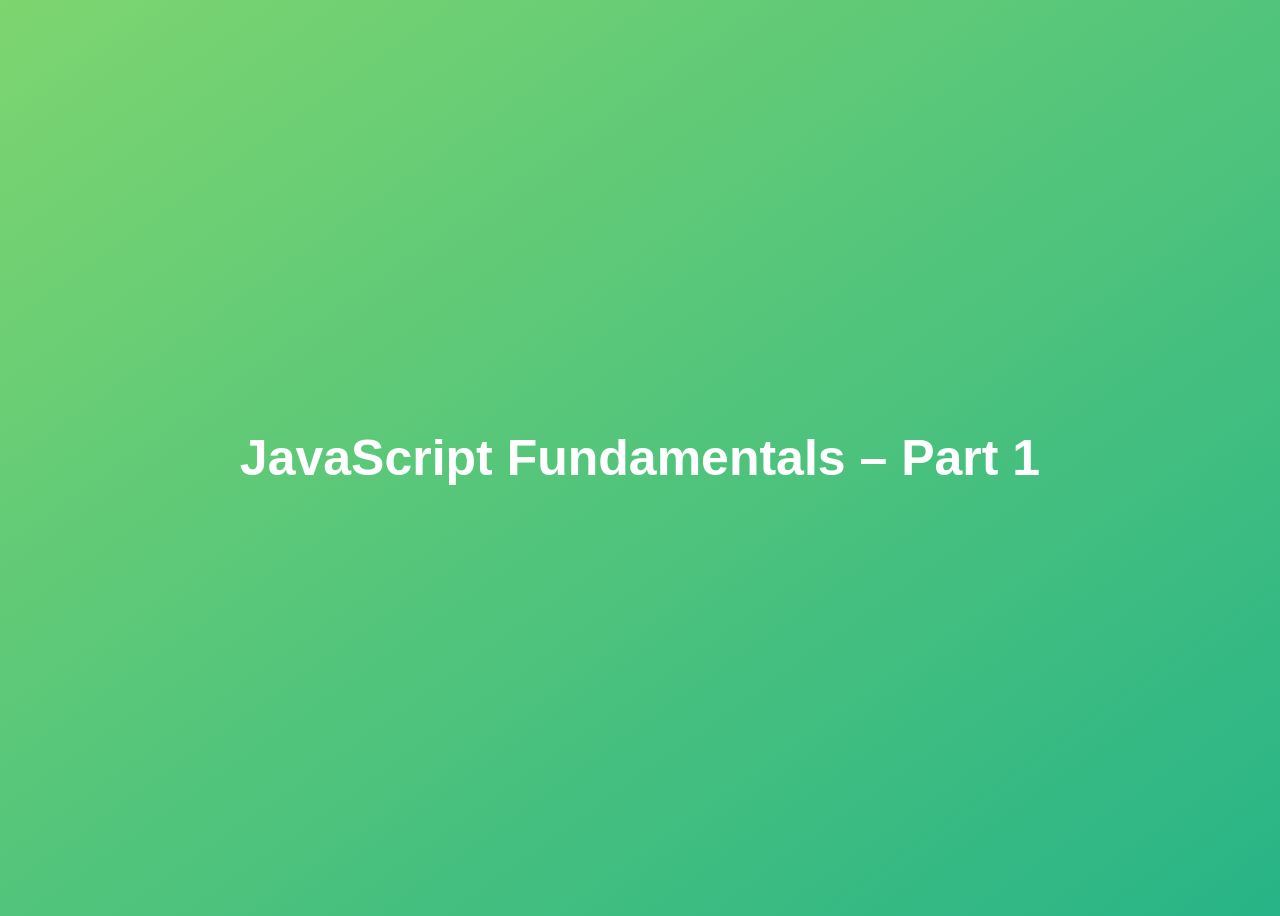
<file: index.html>
<!DOCTYPE html>
<html lang="en">
  <head>
    <meta charset="UTF-8" />
    <meta name="viewport" content="width=device-width, initial-scale=1.0" />
    <meta http-equiv="X-UA-Compatible" content="ie=edge" />
    <title>JavaScript Fundamentals – Part 1</title>
    <style>
      body {
        height: 100vh;
        display: flex;
        align-items: center;
        background: linear-gradient(to top left, #28b487, #7dd56f);
      }
      h1 {
        font-family: sans-serif;
        font-size: 50px;
        line-height: 1.3;
        width: 100%;
        padding: 30px;
        text-align: center;
        color: white;
      }
    </style>
  </head>
  <body>
    <h1 id="h1">JavaScript Fundamentals – Part 1</h1>
    <p id="demo"></p>
    <p class="username"></p>
    <!-- <script src="fundamental/index.js"></script> -->
     <script src="script.js"></script>
  </body>
</html>
</file>
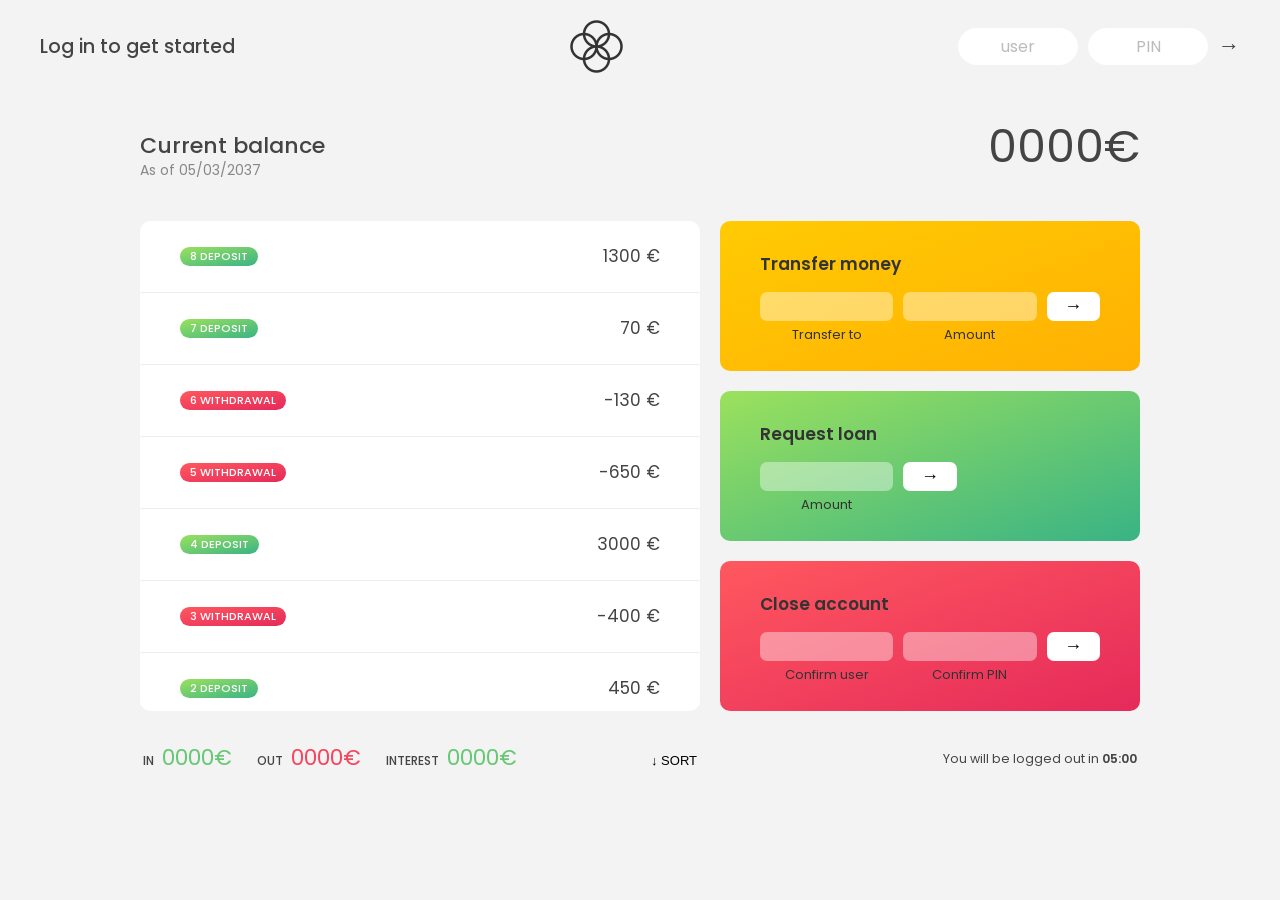
<file: bankist/index.html>
<!DOCTYPE html>
<html lang="en">
  <head>
    <meta charset="UTF-8" />
    <meta name="viewport" content="width=device-width, initial-scale=1.0" />
    <meta http-equiv="X-UA-Compatible" content="ie=edge" />
    <link rel="shortcut icon" type="image/png" href="/icon.png" />

    <link
      href="https://fonts.googleapis.com/css?family=Poppins:400,500,600&display=swap"
      rel="stylesheet"
    />

    <link rel="stylesheet" href="style.css" />
    <title>Bankist</title>
  </head>
  <body>
    <!-- TOP NAVIGATION -->
    <nav>
      <p class="welcome">Log in to get started</p>
      <img src="logo.png" alt="Logo" class="logo" />
      <form class="login">
        <input
          type="text"
          placeholder="user"
          class="login__input login__input--user"
        />
        <!-- In practice, use type="password" -->
        <input
          type="text"
          placeholder="PIN"
          maxlength="4"
          class="login__input login__input--pin"
        />
        <button class="login__btn">&rarr;</button>
      </form>
    </nav>

    <main class="app">
      <!-- BALANCE -->
      <div class="balance">
        <div>
          <p class="balance__label">Current balance</p>
          <p class="balance__date">
            As of <span class="date">05/03/2037</span>
          </p>
        </div>
        <p class="balance__value">0000€</p>
      </div>

      <!-- MOVEMENTS -->
      <div class="movements">
        <div class="movements__row">
          <div class="movements__type movements__type--deposit">2 deposit</div>
          <div class="movements__date">3 days ago</div>
          <div class="movements__value">4 000€</div>
        </div>
        <div class="movements__row">
          <div class="movements__type movements__type--withdrawal">
            1 withdrawal
          </div>
          <div class="movements__date">24/01/2037</div>
          <div class="movements__value">-378€</div>
        </div>
      </div>

      <!-- SUMMARY -->
      <div class="summary">
        <p class="summary__label">In</p>
        <p class="summary__value summary__value--in">0000€</p>
        <p class="summary__label">Out</p>
        <p class="summary__value summary__value--out">0000€</p>
        <p class="summary__label">Interest</p>
        <p class="summary__value summary__value--interest">0000€</p>
        <button class="btn--sort">&downarrow; SORT</button>
      </div>

      <!-- OPERATION: TRANSFERS -->
      <div class="operation operation--transfer">
        <h2>Transfer money</h2>
        <form class="form form--transfer">
          <input type="text" class="form__input form__input--to" />
          <input type="number" class="form__input form__input--amount" />
          <button class="form__btn form__btn--transfer">&rarr;</button>
          <label class="form__label">Transfer to</label>
          <label class="form__label">Amount</label>
        </form>
      </div>

      <!-- OPERATION: LOAN -->
      <div class="operation operation--loan">
        <h2>Request loan</h2>
        <form class="form form--loan">
          <input type="number" class="form__input form__input--loan-amount" />
          <button class="form__btn form__btn--loan">&rarr;</button>
          <label class="form__label form__label--loan">Amount</label>
        </form>
      </div>

      <!-- OPERATION: CLOSE -->
      <div class="operation operation--close">
        <h2>Close account</h2>
        <form class="form form--close">
          <input type="text" class="form__input form__input--user" />
          <input
            type="password"
            maxlength="6"
            class="form__input form__input--pin"
          />
          <button class="form__btn form__btn--close">&rarr;</button>
          <label class="form__label">Confirm user</label>
          <label class="form__label">Confirm PIN</label>
        </form>
      </div>

      <!-- LOGOUT TIMER -->
      <p class="logout-timer">
        You will be logged out in <span class="timer">05:00</span>
      </p>
    </main>

    <!-- <footer>
      &copy; by Jonas Schmedtmann. Don't claim as your own :)
    </footer> -->

    <script src="script.js"></script>
  </body>
</html>
</file>
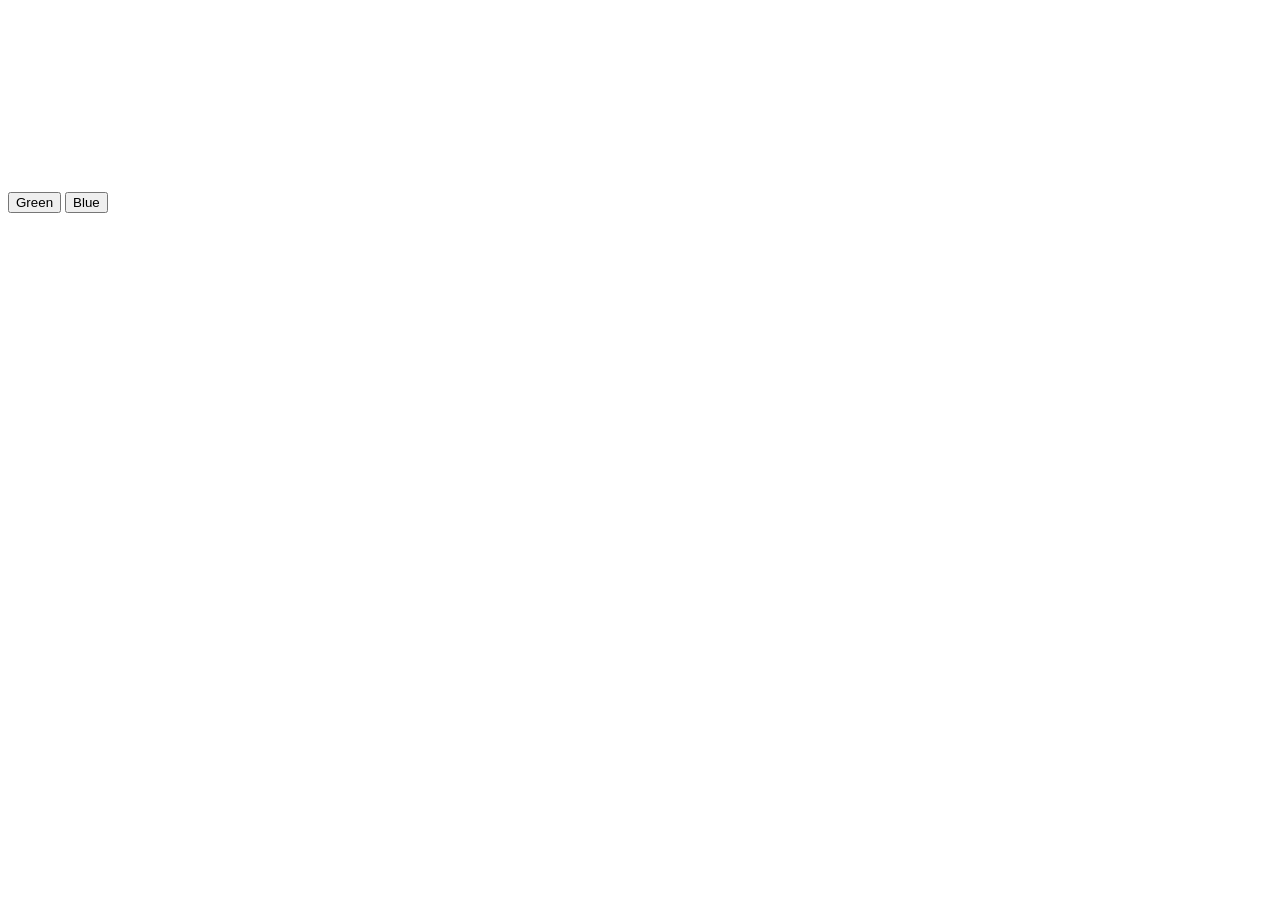
<file: closure/index.html>
<!DOCTYPE html>
<html lang="en">
  <head>
    <meta charset="UTF-8" />
    <meta name="viewport" content="width=device-width, initial-scale=1.0" />
    <meta http-equiv="X-UA-Compatible" content="ie=edge" />
    <title>JavaScript Fundamentals – Part 1</title>
    <style>
      
      h1 {
        font-family: sans-serif;
        font-size: 50px;
        line-height: 1.3;
        width: 100%;
        padding: 30px;
        text-align: center;
        color: white;
      }
    </style>
  </head>
  <body>
    <h1 id="h1">JavaScript Fundamentals – Part 1</h1>
    <p id="demo"></p>
    <p class="username"></p>
    <button id="green">Green</button>
    <button id="blue">Blue</button>
     <script src="clousers.js">
      
     </script>
  </body>
</html>
</file>
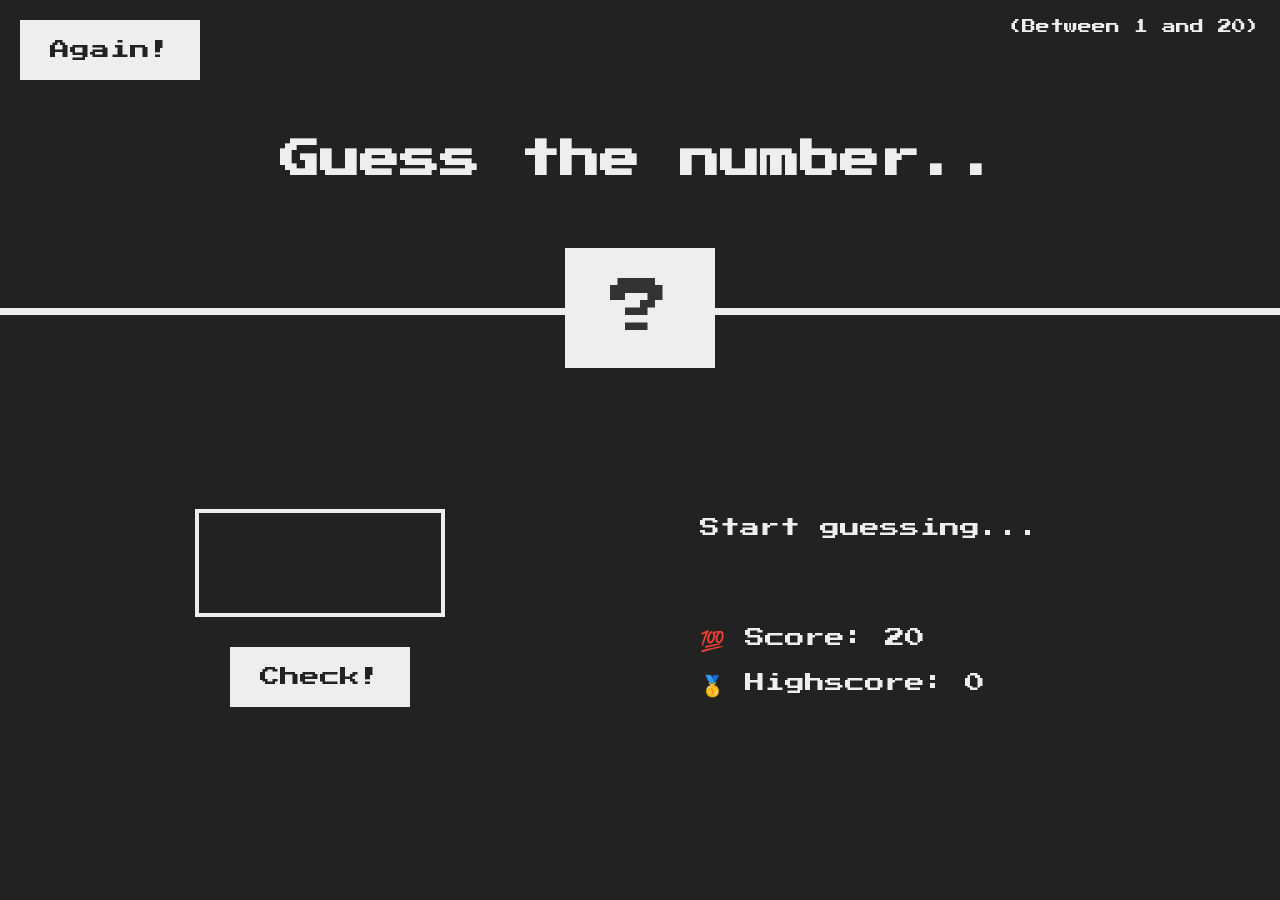
<file: game/index.html>
<!DOCTYPE html>
<html lang="en">
  <head>
    <meta charset="UTF-8" />
    <meta name="viewport" content="width=device-width, initial-scale=1.0" />
    <meta http-equiv="X-UA-Compatible" content="ie=edge" />
    <link rel="stylesheet" href="game.css" />
    <title>Guess My Number!</title>
  </head>
  <body>
    <header>
      <h1>Guess My Number!</h1>
      <p class="between">(Between 1 and 20)</p>
      <button class="btn again">Again!</button>
      <div class="number">?</div>
    </header>
    <main>
      <section class="left">
        <input id="number" type="number" class="guess" />
        <button class="btn check">Check!</button>
      </section>
      <section class="right">
        <p class="message">Start guessing...</p>
        <p class="label-score">💯 Score: <span class="score">20</span></p>
        <p class="label-highscore">
          🥇 Highscore: <span class="highscore">0</span>
        </p>
      </section>
    </main>
    <script src="guessmynumber.js"></script>
  </body>
</html>
</file>
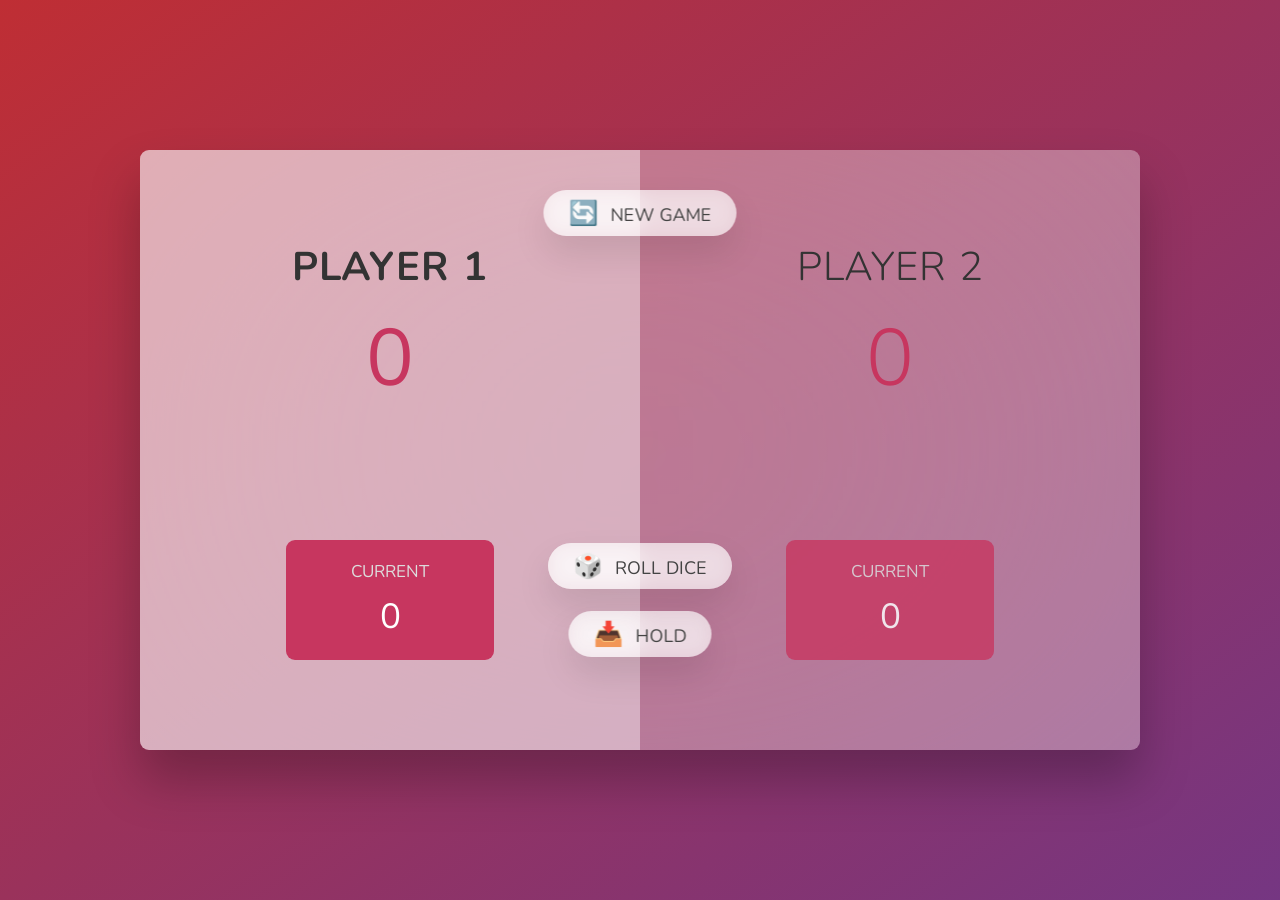
<file: game2/index.html>
<!DOCTYPE html>
<html lang="en">
  <head>
    <meta charset="UTF-8" />
    <meta name="viewport" content="width=device-width, initial-scale=1.0" />
    <meta http-equiv="X-UA-Compatible" content="ie=edge" />
    <link rel="stylesheet" href="style.css" />
    <title>Pig Game</title>
  </head>
  <body>
    <main>
      <section class="player player--0 player--active">
        <h2 class="name" id="name--0">Player 1</h2>
        <p class="score" id="score--0">43</p>
        <div class="current">
          <p class="current-label">Current</p>
          <p class="current-score" id="current--0">0</p>
        </div>
      </section>
      <section class="player player--1">
        <h2 class="name" id="name--1">Player 2</h2>
        <p class="score" id="score--1">24</p>
        <div class="current">
          <p class="current-label">Current</p>
          <p class="current-score" id="current--1">0</p>
        </div>
      </section>

      <img src="assets/dice-5.png" alt="Playing dice" class="dice" />
      <button class="btn btn--new">🔄 New game</button>
      <button class="btn btn--roll">🎲 Roll dice</button>
      <button class="btn btn--hold">📥 Hold</button>
    </main>
    <script src="script.js"></script>
  </body>
</html>
</file>
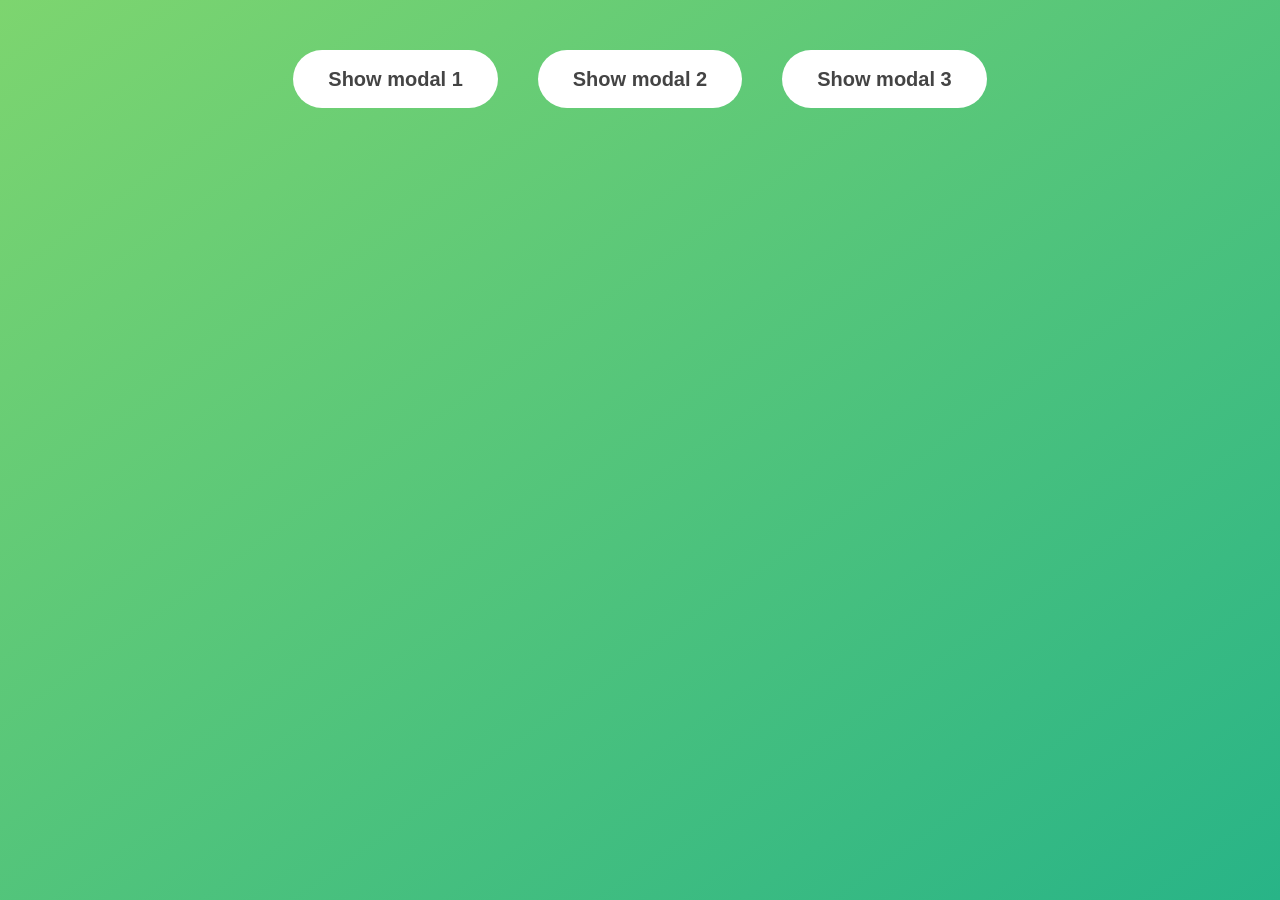
<file: modal/index.html>
<!DOCTYPE html>
<html lang="en">
  <head>
    <meta charset="UTF-8" />
    <meta name="viewport" content="width=device-width, initial-scale=1.0" />
    <meta http-equiv="X-UA-Compatible" content="ie=edge" />
    <link rel="stylesheet" href="modal.css" />
    <title>Modal window</title>
  </head>
  <body>
    <button class="show-modal">Show modal 1</button>
    <button class="show-modal">Show modal 2</button>
    <button class="show-modal">Show modal 3</button>

    <div class="modal hidden">
      <button class="close-modal">&times;</button>
      <h1>I'm a modal window 😍</h1>
      <p>
        Lorem ipsum dolor sit amet, consectetur adipisicing elit, sed do eiusmod
        tempor incididunt ut labore et dolore magna aliqua. Ut enim ad minim
        veniam, quis nostrud exercitation ullamco laboris nisi ut aliquip ex ea
        commodo consequat. Duis aute irure dolor in reprehenderit in voluptate
        velit esse cillum dolore eu fugiat nulla pariatur. Excepteur sint
        occaecat cupidatat non proident, sunt in culpa qui officia deserunt
        mollit anim id est laborum.
      </p>
    </div>
    <div class="overlay hidden"></div>

    <script src="modal.js"></script>
  </body>
</html>
</file>
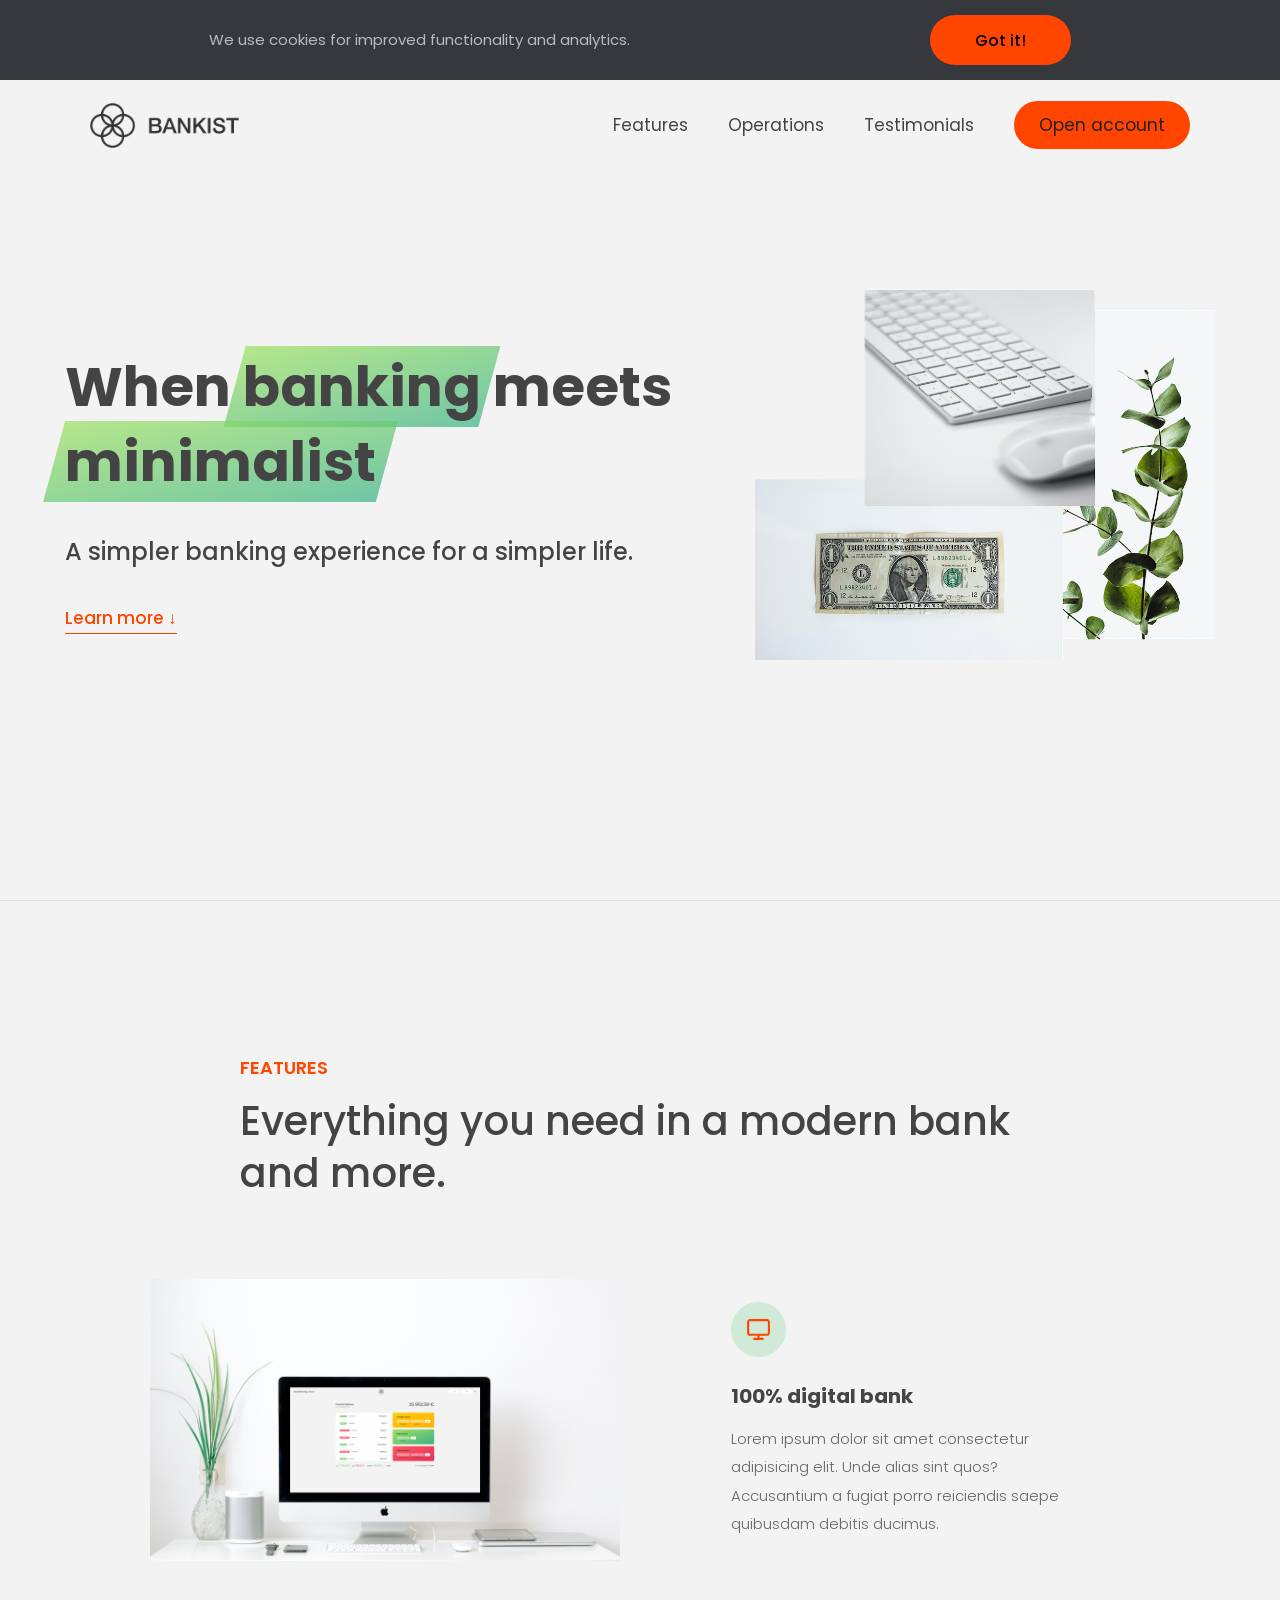
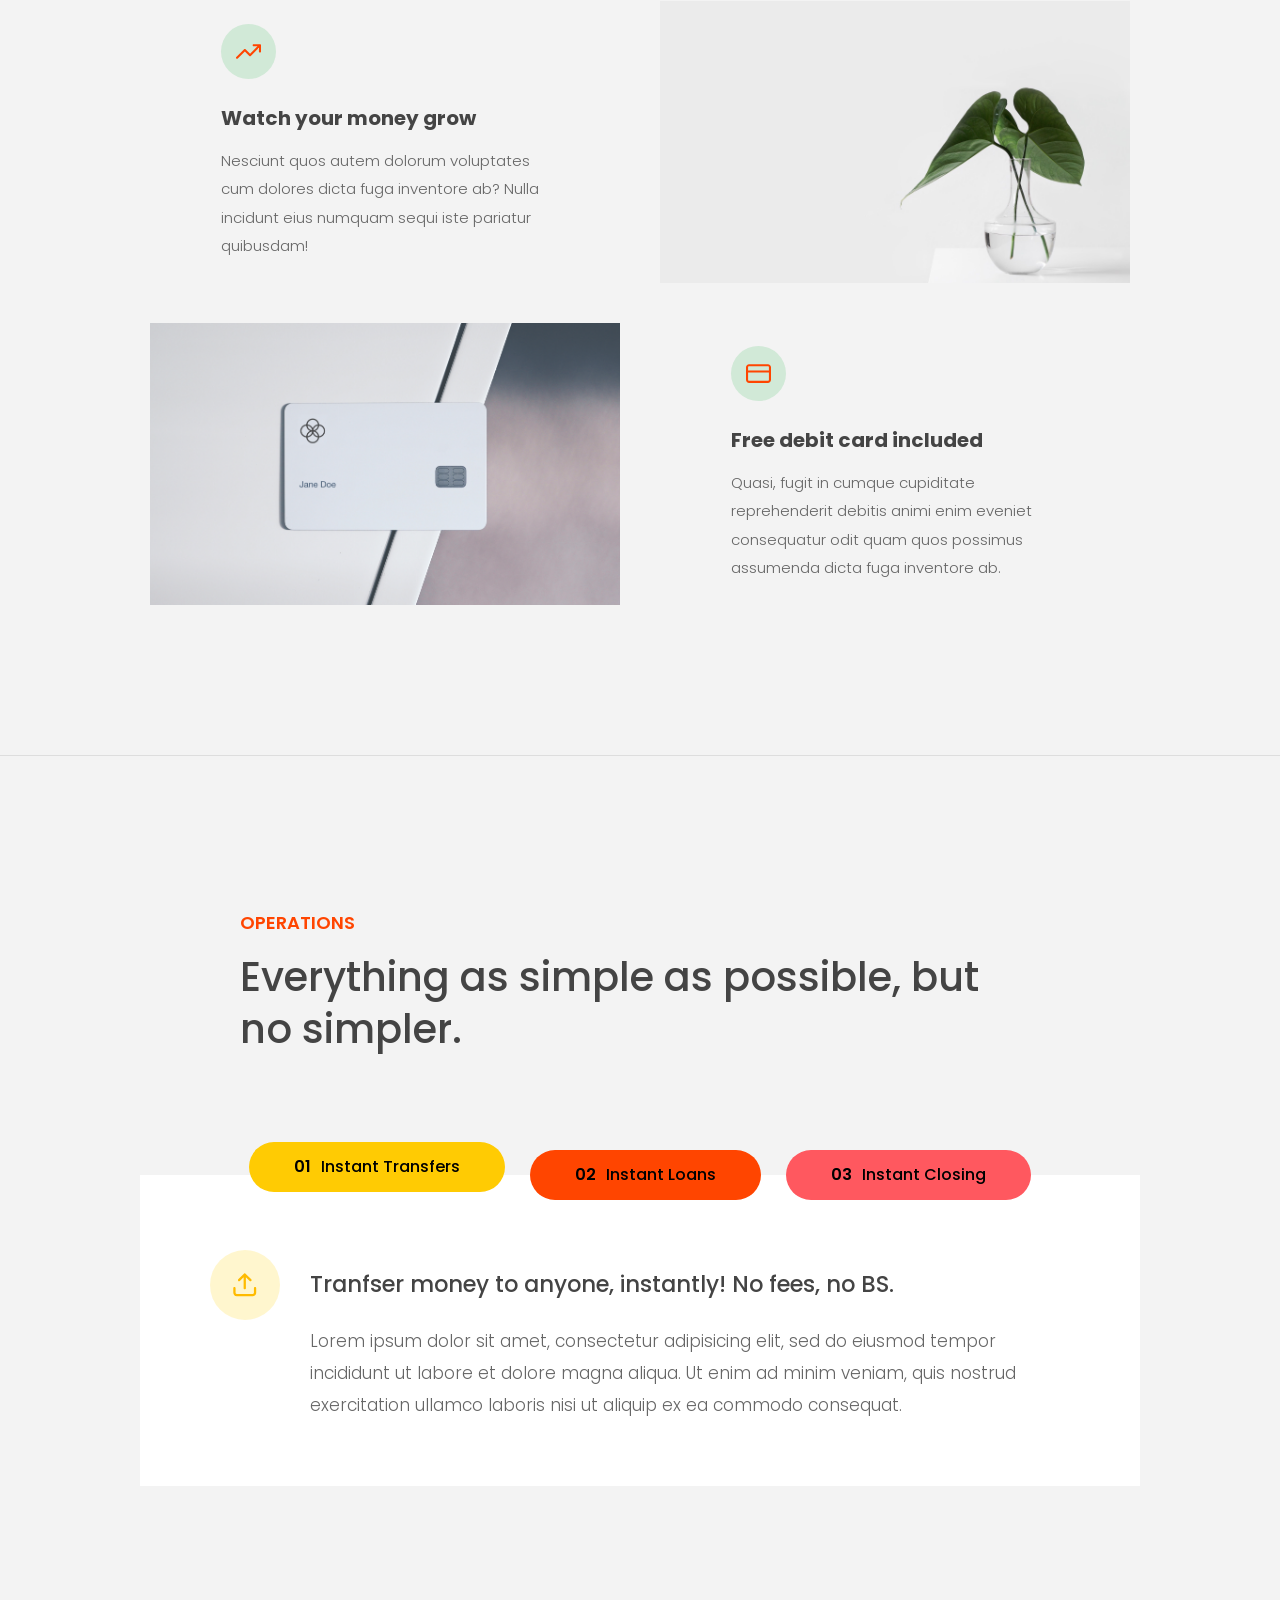
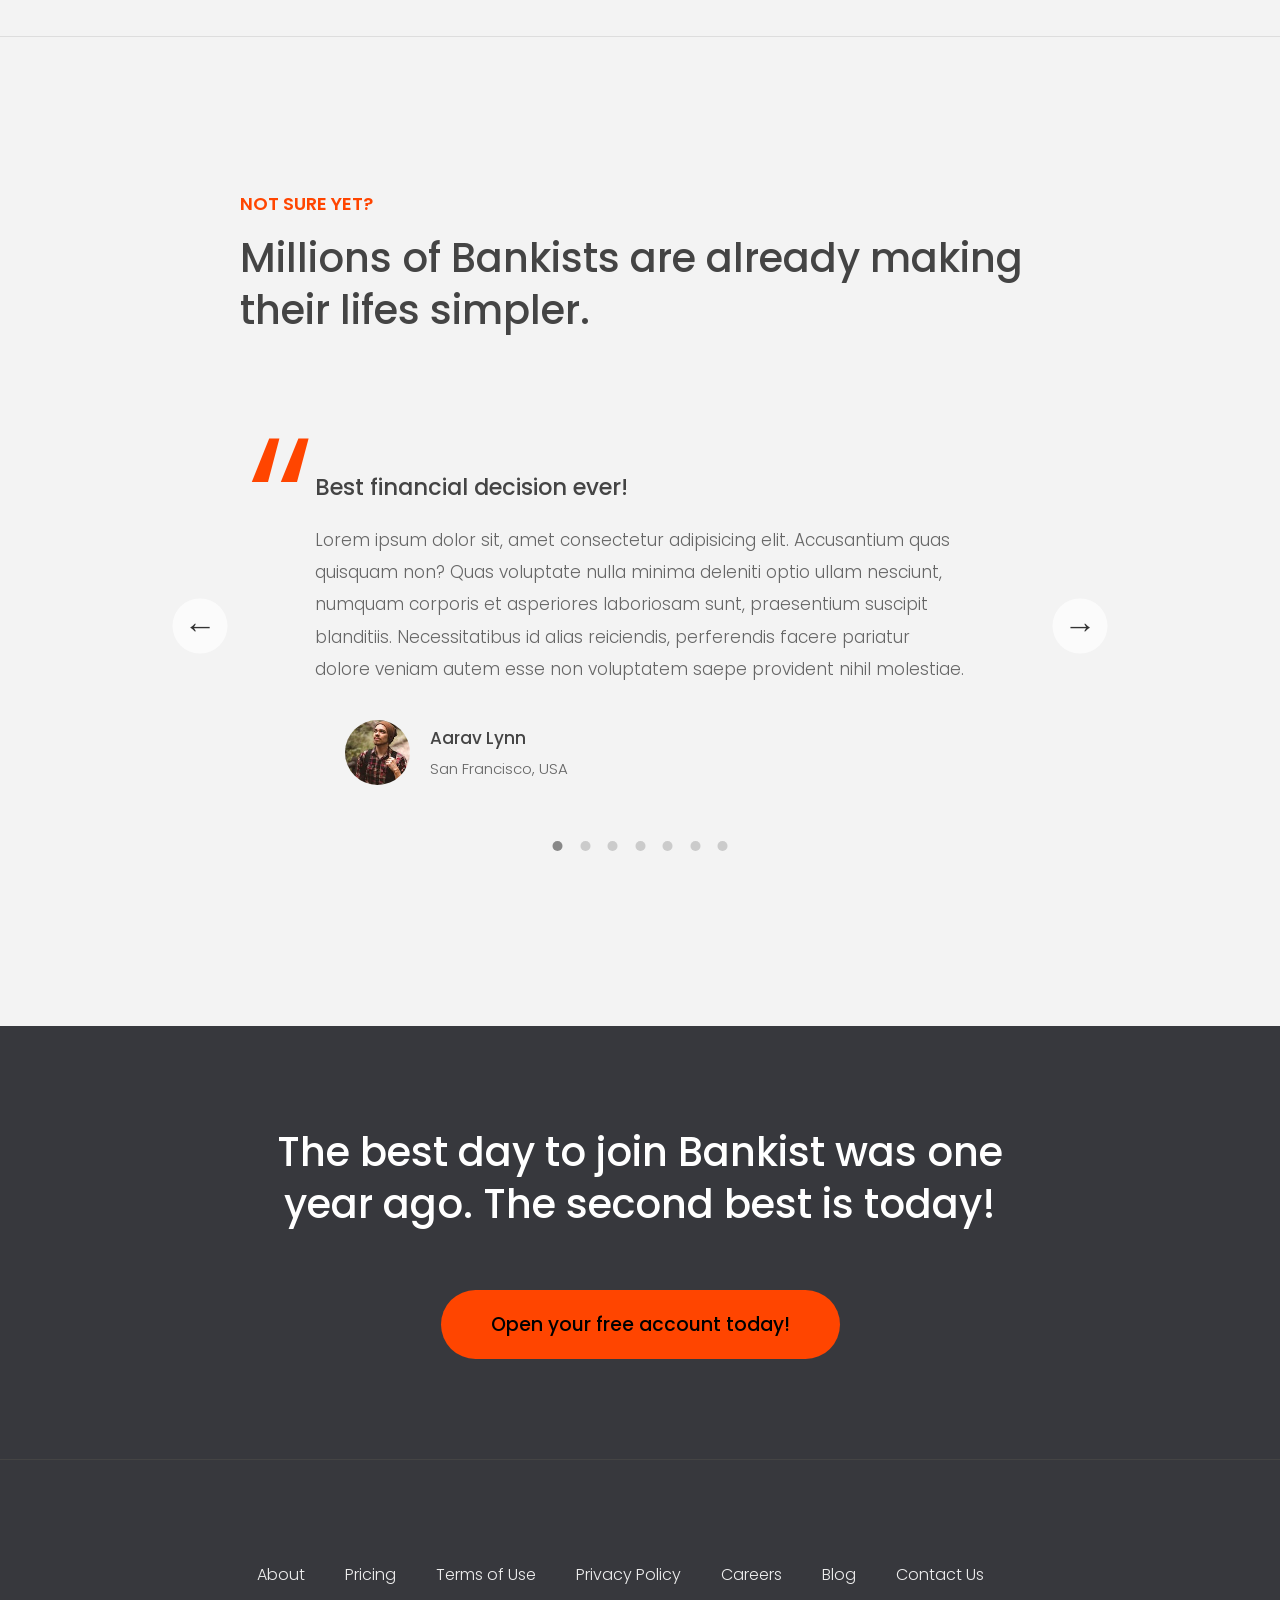
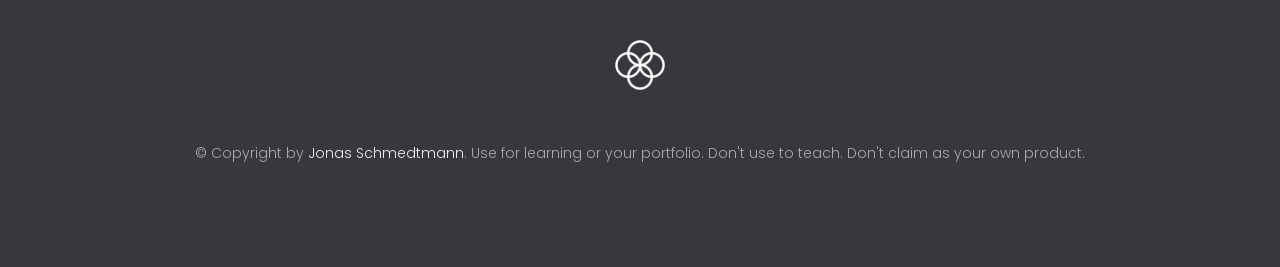
<file: advance-bankist/starter/index.html>
<!DOCTYPE html>
<html lang="en">
  <head>
    <meta charset="UTF-8" />
    <meta name="viewport" content="width=device-width, initial-scale=1.0" />
    <meta http-equiv="X-UA-Compatible" content="ie=edge" />
    <link rel="shortcut icon" type="image/png" href="img/icon.png" />

    <link
      href="https://fonts.googleapis.com/css?family=Poppins:300,400,500,600&display=swap"
      rel="stylesheet"
    />
    <link rel="stylesheet" href="style.css" />
    <title>Bankist | When Banking meets Minimalist</title>
  </head>
  <body>
    <header class="header">
      <nav class="nav">
        <img
          src="img/logo.png"
          alt="Bankist logo"
          class="nav__logo"
          id="logo"
        />
        <ul class="nav__links">
          <li class="nav__item">
            <a class="nav__link" href="#section--1">Features</a>
          </li>
          <li class="nav__item">
            <a class="nav__link" href="#section--2">Operations</a>
          </li>
          <li class="nav__item">
            <a class="nav__link" href="#section--3">Testimonials</a>
          </li>
          <li class="nav__item">
            <a class="nav__link nav__link--btn btn--show-modal" href="#"
              >Open account</a
            >
          </li>
        </ul>
      </nav>

      <div class="header__title">
        <h1>
          When
          <!-- Green highlight effect -->
          <span class="highlight">banking</span>
          meets<br />
          <span class="highlight">minimalist</span>
        </h1>
        <h4>A simpler banking experience for a simpler life.</h4>
        <button class="btn--text btn--scroll-to">Learn more &DownArrow;</button>
        <img
          src="img/hero.png"
          class="header__img"
          alt="Minimalist bank items"
        />
      </div>
    </header>

    <section class="section" id="section--1">
      <div class="section__title">
        <h2 class="section__description">Features</h2>
        <h3 class="section__header">
          Everything you need in a modern bank and more.
        </h3>
      </div>

      <div class="features">
        <img
          src="img/digital-lazy.jpg"
          data-src="img/digital.jpg"
          alt="Computer"
          class="features__img lazy-img"
        />
        <div class="features__feature">
          <div class="features__icon">
            <svg>
              <use xlink:href="img/icons.svg#icon-monitor"></use>
            </svg>
          </div>
          <h5 class="features__header">100% digital bank</h5>
          <p>
            Lorem ipsum dolor sit amet consectetur adipisicing elit. Unde alias
            sint quos? Accusantium a fugiat porro reiciendis saepe quibusdam
            debitis ducimus.
          </p>
        </div>

        <div class="features__feature">
          <div class="features__icon">
            <svg>
              <use xlink:href="img/icons.svg#icon-trending-up"></use>
            </svg>
          </div>
          <h5 class="features__header">Watch your money grow</h5>
          <p>
            Nesciunt quos autem dolorum voluptates cum dolores dicta fuga
            inventore ab? Nulla incidunt eius numquam sequi iste pariatur
            quibusdam!
          </p>
        </div>
        <img
          src="img/grow-lazy.jpg"
          data-src="img/grow.jpg"
          alt="Plant"
          class="features__img lazy-img"
        />

        <img
          src="img/card-lazy.jpg"
          data-src="img/card.jpg"
          alt="Credit card"
          class="features__img lazy-img"
        />
        <div class="features__feature">
          <div class="features__icon">
            <svg>
              <use xlink:href="img/icons.svg#icon-credit-card"></use>
            </svg>
          </div>
          <h5 class="features__header">Free debit card included</h5>
          <p>
            Quasi, fugit in cumque cupiditate reprehenderit debitis animi enim
            eveniet consequatur odit quam quos possimus assumenda dicta fuga
            inventore ab.
          </p>
        </div>
      </div>
    </section>

    <section class="section" id="section--2">
      <div class="section__title">
        <h2 class="section__description">Operations</h2>
        <h3 class="section__header">
          Everything as simple as possible, but no simpler.
        </h3>
      </div>

      <div class="operations">
        <div class="operations__tab-container">
          <button
            class="btn operations__tab operations__tab--1 operations__tab--active"
            data-tab="1"
          >
            <span>01</span>Instant Transfers
          </button>
          <button class="btn operations__tab operations__tab--2" data-tab="2">
            <span>02</span>Instant Loans
          </button>
          <button class="btn operations__tab operations__tab--3" data-tab="3">
            <span>03</span>Instant Closing
          </button>
        </div>
        <div
          class="operations__content operations__content--1 operations__content--active"
        >
          <div class="operations__icon operations__icon--1">
            <svg>
              <use xlink:href="img/icons.svg#icon-upload"></use>
            </svg>
          </div>
          <h5 class="operations__header">
            Tranfser money to anyone, instantly! No fees, no BS.
          </h5>
          <p>
            Lorem ipsum dolor sit amet, consectetur adipisicing elit, sed do
            eiusmod tempor incididunt ut labore et dolore magna aliqua. Ut enim
            ad minim veniam, quis nostrud exercitation ullamco laboris nisi ut
            aliquip ex ea commodo consequat.
          </p>
        </div>

        <div class="operations__content operations__content--2">
          <div class="operations__icon operations__icon--2">
            <svg>
              <use xlink:href="img/icons.svg#icon-home"></use>
            </svg>
          </div>
          <h5 class="operations__header">
            Buy a home or make your dreams come true, with instant loans.
          </h5>
          <p>
            Duis aute irure dolor in reprehenderit in voluptate velit esse
            cillum dolore eu fugiat nulla pariatur. Excepteur sint occaecat
            cupidatat non proident, sunt in culpa qui officia deserunt mollit
            anim id est laborum.
          </p>
        </div>
        <div class="operations__content operations__content--3">
          <div class="operations__icon operations__icon--3">
            <svg>
              <use xlink:href="img/icons.svg#icon-user-x"></use>
            </svg>
          </div>
          <h5 class="operations__header">
            No longer need your account? No problem! Close it instantly.
          </h5>
          <p>
            Excepteur sint occaecat cupidatat non proident, sunt in culpa qui
            officia deserunt mollit anim id est laborum. Ut enim ad minim
            veniam, quis nostrud exercitation ullamco laboris nisi ut aliquip ex
            ea commodo consequat.
          </p>
        </div>
      </div>
    </section>

    <section class="section" id="section--3">
      <div class="section__title section__title--testimonials">
        <h2 class="section__description">Not sure yet?</h2>
        <h3 class="section__header">
          Millions of Bankists are already making their lifes simpler.
        </h3>
      </div>

      <div class="slider">
        <div class="slide slide--1">
          <div class="testimonial">
            <h5 class="testimonial__header">Best financial decision ever!</h5>
            <blockquote class="testimonial__text">
              Lorem ipsum dolor sit, amet consectetur adipisicing elit.
              Accusantium quas quisquam non? Quas voluptate nulla minima
              deleniti optio ullam nesciunt, numquam corporis et asperiores
              laboriosam sunt, praesentium suscipit blanditiis. Necessitatibus
              id alias reiciendis, perferendis facere pariatur dolore veniam
              autem esse non voluptatem saepe provident nihil molestiae.
            </blockquote>
            <address class="testimonial__author">
              <img src="img/user-1.jpg" alt="" class="testimonial__photo" />
              <h6 class="testimonial__name">Aarav Lynn</h6>
              <p class="testimonial__location">San Francisco, USA</p>
            </address>
          </div>
        </div>

        <div class="slide slide--2">
          <div class="testimonial">
            <h5 class="testimonial__header">
              The last step to becoming a complete minimalist
            </h5>
            <blockquote class="testimonial__text">
              Quisquam itaque deserunt ullam, quia ea repellendus provident,
              ducimus neque ipsam modi voluptatibus doloremque, corrupti
              laborum. Incidunt numquam perferendis veritatis neque repellendus.
              Lorem, ipsum dolor sit amet consectetur adipisicing elit. Illo
              deserunt exercitationem deleniti.
            </blockquote>
            <address class="testimonial__author">
              <img src="img/user-2.jpg" alt="" class="testimonial__photo" />
              <h6 class="testimonial__name">Miyah Miles</h6>
              <p class="testimonial__location">London, UK</p>
            </address>
          </div>
        </div>

        <div class="slide slide--3">
          <div class="testimonial">
            <h5 class="testimonial__header">
              Finally free from old-school banks
            </h5>
            <blockquote class="testimonial__text">
              Debitis, nihil sit minus suscipit magni aperiam vel tenetur
              incidunt commodi architecto numquam omnis nulla autem,
              necessitatibus blanditiis modi similique quidem. Odio aliquam
              culpa dicta beatae quod maiores ipsa minus consequatur error sunt,
              deleniti saepe aliquid quos inventore sequi. Necessitatibus id
              alias reiciendis, perferendis facere.
            </blockquote>
            <address class="testimonial__author">
              <img src="img/user-3.jpg" alt="" class="testimonial__photo" />
              <h6 class="testimonial__name">Francisco Gomes</h6>
              <p class="testimonial__location">Lisbon, Portugal</p>
            </address>
          </div>
        </div>

        <div class="slide"><img src="img/img-1.jpg" alt="Photo 1" /></div>
        <div class="slide"><img src="img/img-2.jpg" alt="Photo 2" /></div>
        <div class="slide"><img src="img/img-3.jpg" alt="Photo 3" /></div>
        <div class="slide"><img src="img/img-4.jpg" alt="Photo 4" /></div>
        <button class="slider__btn slider__btn--left">&larr;</button>
        <button class="slider__btn slider__btn--right">&rarr;</button>
        <div class="dots"></div>
      </div>
    </section>

    <section class="section section--sign-up">
      <div class="section__title">
        <h3 class="section__header">
          The best day to join Bankist was one year ago. The second best is
          today!
        </h3>
      </div>
      <button class="btn btn--show-modal">Open your free account today!</button>
    </section>

    <footer class="footer">
      <ul class="footer__nav">
        <li class="footer__item">
          <a class="footer__link" href="#">About</a>
        </li>
        <li class="footer__item">
          <a class="footer__link" href="#">Pricing</a>
        </li>
        <li class="footer__item">
          <a class="footer__link" href="#">Terms of Use</a>
        </li>
        <li class="footer__item">
          <a class="footer__link" href="#">Privacy Policy</a>
        </li>
        <li class="footer__item">
          <a class="footer__link" href="#">Careers</a>
        </li>
        <li class="footer__item">
          <a class="footer__link" href="#">Blog</a>
        </li>
        <li class="footer__item">
          <a class="footer__link" href="#">Contact Us</a>
        </li>
      </ul>
      <img src="img/icon.png" alt="Logo" class="footer__logo" />
      <p class="footer__copyright">
        &copy; Copyright by
        <a
          class="footer__link twitter-link"
          target="_blank"
          href="https://twitter.com/jonasschmedtman"
          >Jonas Schmedtmann</a
        >. Use for learning or your portfolio. Don't use to teach. Don't claim
        as your own product.
      </p>
    </footer>

    <div class="modal hidden">
      <button class="btn--close-modal">&times;</button>
      <h2 class="modal__header">
        Open your bank account <br />
        in just <span class="highlight">5 minutes</span>
      </h2>
      <form class="modal__form">
        <label>First Name</label>
        <input type="text" />
        <label>Last Name</label>
        <input type="text" />
        <label>Email Address</label>
        <input type="email" />
        <button class="btn">Next step &rarr;</button>
      </form>
    </div>
    <div class="overlay hidden"></div>

    <script src="script.js"></script>
  </body>
</html>
</file>
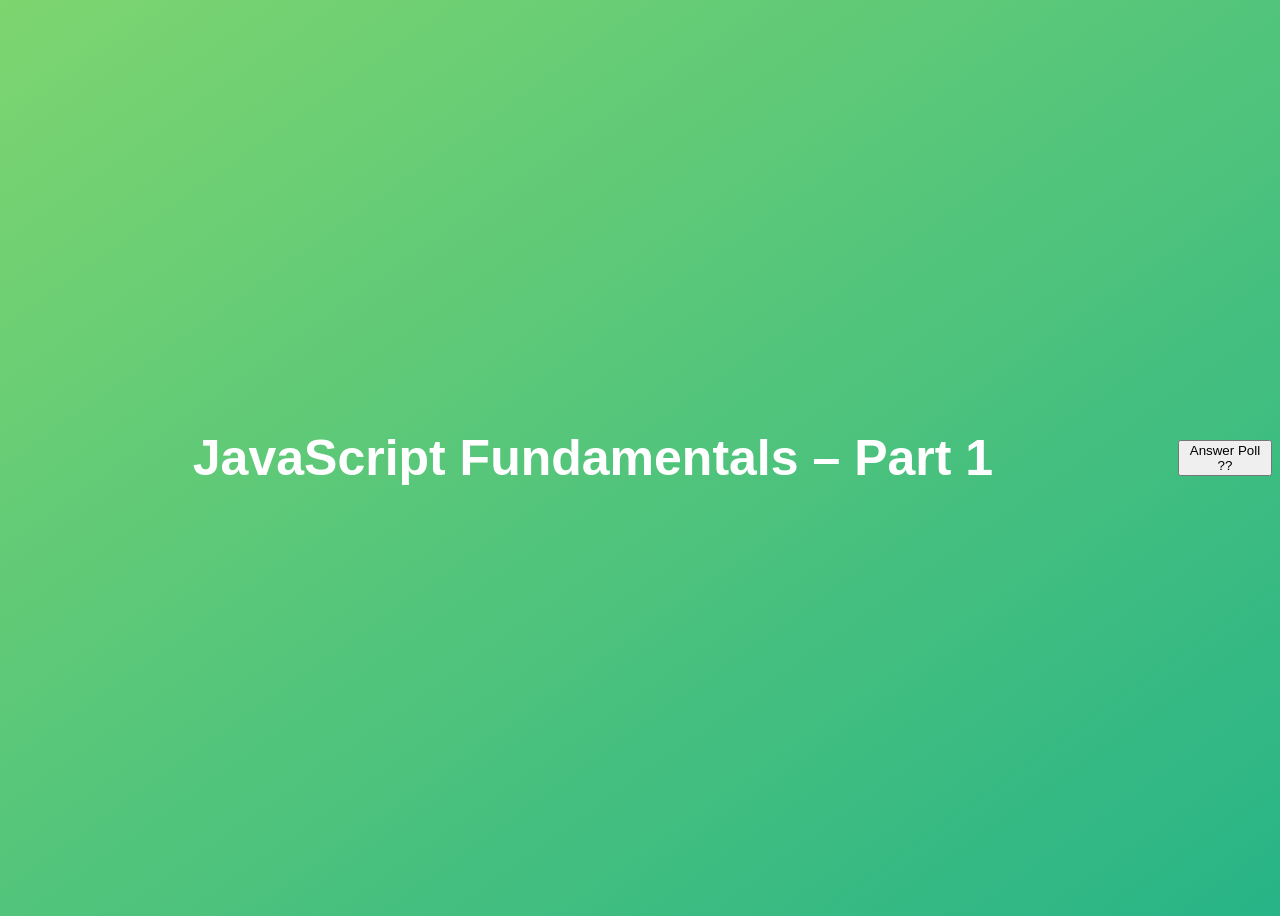
<file: poll-app.html>
<!DOCTYPE html>
<html lang="en">
  <head>
    <meta charset="UTF-8" />
    <meta name="viewport" content="width=device-width, initial-scale=1.0" />
    <meta http-equiv="X-UA-Compatible" content="ie=edge" />
    <title>JavaScript Fundamentals – Part 1</title>
    <style>
      body {
        height: 100vh;
        display: flex;
        align-items: center;
        background: linear-gradient(to top left, #28b487, #7dd56f);
      }
      h1 {
        font-family: sans-serif;
        font-size: 50px;
        line-height: 1.3;
        width: 100%;
        padding: 30px;
        text-align: center;
        color: white;
      }
    </style>
  </head>
  <body>
    <h1 id="h1">JavaScript Fundamentals – Part 1</h1>
    <p id="demo"></p>
    <p class="username"></p>
    <button id="pollBtn" class="btn">Answer Poll ??</button>
    <!-- <script src="fundamental/index.js"></script> -->
     <script src="poll-app-challenge.js"></script>
  </body>
</html>
</file>
<file: bankist/style.css>
/*
 * Use this CSS to learn some intersting techniques,
 * in case you're wondering how I built the UI.
 * Have fun! 😁
 */

* {
  margin: 0;
  padding: 0;
  box-sizing: inherit;
}

html {
  font-size: 62.5%;
  box-sizing: border-box;
}

body {
  font-family: "Poppins", sans-serif;
  color: #444;
  background-color: #f3f3f3;
  height: 100vh;
  padding: 2rem;
}

nav {
  display: flex;
  justify-content: space-between;
  align-items: center;
  padding: 0 2rem;
}

.welcome {
  font-size: 1.9rem;
  font-weight: 500;
}

.logo {
  height: 5.25rem;
}

.login {
  display: flex;
}

.login__input {
  border: none;
  padding: 0.5rem 2rem;
  font-size: 1.6rem;
  font-family: inherit;
  text-align: center;
  width: 12rem;
  border-radius: 10rem;
  margin-right: 1rem;
  color: inherit;
  border: 1px solid #fff;
  transition: all 0.3s;
}

.login__input:focus {
  outline: none;
  border: 1px solid #ccc;
}

.login__input::placeholder {
  color: #bbb;
}

.login__btn {
  border: none;
  background: none;
  font-size: 2.2rem;
  color: inherit;
  cursor: pointer;
  transition: all 0.3s;
}

.login__btn:hover,
.login__btn:focus,
.btn--sort:hover,
.btn--sort:focus {
  outline: none;
  color: #777;
}

/* MAIN */
.app {
  position: relative;
  max-width: 100rem;
  margin: 4rem auto;
  display: grid;
  grid-template-columns: 4fr 3fr;
  grid-template-rows: auto repeat(3, 15rem) auto;
  gap: 2rem;

  /* NOTE This creates the fade in/out anumation */
  opacity: 1;
  transition: all 1s;
}

.balance {
  grid-column: 1 / span 2;
  display: flex;
  align-items: flex-end;
  justify-content: space-between;
  margin-bottom: 2rem;
}

.balance__label {
  font-size: 2.2rem;
  font-weight: 500;
  margin-bottom: -0.2rem;
}

.balance__date {
  font-size: 1.4rem;
  color: #888;
}

.balance__value {
  font-size: 4.5rem;
  font-weight: 400;
}

/* MOVEMENTS */
.movements {
  grid-row: 2 / span 3;
  background-color: #fff;
  border-radius: 1rem;
  overflow: scroll;
}

.movements__row {
  padding: 2.25rem 4rem;
  display: flex;
  align-items: center;
  border-bottom: 1px solid #eee;
}

.movements__type {
  font-size: 1.1rem;
  text-transform: uppercase;
  font-weight: 500;
  color: #fff;
  padding: 0.1rem 1rem;
  border-radius: 10rem;
  margin-right: 2rem;
}

.movements__date {
  font-size: 1.1rem;
  text-transform: uppercase;
  font-weight: 500;
  color: #666;
}

.movements__type--deposit {
  background-image: linear-gradient(to top left, #39b385, #9be15d);
}

.movements__type--withdrawal {
  background-image: linear-gradient(to top left, #e52a5a, #ff585f);
}

.movements__value {
  font-size: 1.7rem;
  margin-left: auto;
}

/* SUMMARY */
.summary {
  grid-row: 5 / 6;
  display: flex;
  align-items: baseline;
  padding: 0 0.3rem;
  margin-top: 1rem;
}

.summary__label {
  font-size: 1.2rem;
  font-weight: 500;
  text-transform: uppercase;
  margin-right: 0.8rem;
}

.summary__value {
  font-size: 2.2rem;
  margin-right: 2.5rem;
}

.summary__value--in,
.summary__value--interest {
  color: #66c873;
}

.summary__value--out {
  color: #f5465d;
}

.btn--sort {
  margin-left: auto;
  border: none;
  background: none;
  font-size: 1.3rem;
  font-weight: 500;
  cursor: pointer;
}

/* OPERATIONS */
.operation {
  border-radius: 1rem;
  padding: 3rem 4rem;
  color: #333;
}

.operation--transfer {
  background-image: linear-gradient(to top left, #ffb003, #ffcb03);
}

.operation--loan {
  background-image: linear-gradient(to top left, #39b385, #9be15d);
}

.operation--close {
  background-image: linear-gradient(to top left, #e52a5a, #ff585f);
}

h2 {
  margin-bottom: 1.5rem;
  font-size: 1.7rem;
  font-weight: 600;
  color: #333;
}

.form {
  display: grid;
  grid-template-columns: 2.5fr 2.5fr 1fr;
  grid-template-rows: auto auto;
  gap: 0.4rem 1rem;
}

/* Exceptions for interst */
.form.form--loan {
  grid-template-columns: 2.5fr 1fr 2.5fr;
}
.form__label--loan {
  grid-row: 2;
}
/* End exceptions */

.form__input {
  width: 100%;
  border: none;
  background-color: rgba(255, 255, 255, 0.4);
  font-family: inherit;
  font-size: 1.5rem;
  text-align: center;
  color: #333;
  padding: 0.3rem 1rem;
  border-radius: 0.7rem;
  transition: all 0.3s;
}

.form__input:focus {
  outline: none;
  background-color: rgba(255, 255, 255, 0.6);
}

.form__label {
  font-size: 1.3rem;
  text-align: center;
}

.form__btn {
  border: none;
  border-radius: 0.7rem;
  font-size: 1.8rem;
  background-color: #fff;
  cursor: pointer;
  transition: all 0.3s;
}

.form__btn:focus {
  outline: none;
  background-color: rgba(255, 255, 255, 0.8);
}

.logout-timer {
  padding: 0 0.3rem;
  margin-top: 1.9rem;
  text-align: right;
  font-size: 1.25rem;
}

.timer {
  font-weight: 600;
}
</file>
<file: game/game.css>
@import url('https://fonts.googleapis.com/css?family=Press+Start+2P&display=swap');

* {
  margin: 0;
  padding: 0;
  box-sizing: inherit;
}

html {
  font-size: 62.5%;
  box-sizing: border-box;
}

body {
  font-family: 'Press Start 2P', sans-serif;
  color: #eee;
  background-color: #222;
  /* background-color: #60b347; */
}

/* LAYOUT */
header {
  position: relative;
  height: 35vh;
  border-bottom: 7px solid #eee;
}

main {
  height: 65vh;
  color: #eee;
  display: flex;
  align-items: center;
  justify-content: space-around;
}

.left {
  width: 52rem;
  display: flex;
  flex-direction: column;
  align-items: center;
}

.right {
  width: 52rem;
  font-size: 2rem;
}

/* ELEMENTS STYLE */
h1 {
  font-size: 4rem;
  text-align: center;
  position: absolute;
  width: 100%;
  top: 52%;
  left: 50%;
  transform: translate(-50%, -50%);
}

.number {
  background: #eee;
  color: #333;
  font-size: 6rem;
  width: 15rem;
  padding: 3rem 0rem;
  text-align: center;
  position: absolute;
  bottom: 0;
  left: 50%;
  transform: translate(-50%, 50%);
}

.between {
  font-size: 1.4rem;
  position: absolute;
  top: 2rem;
  right: 2rem;
}

.again {
  position: absolute;
  top: 2rem;
  left: 2rem;
}

.guess {
  background: none;
  border: 4px solid #eee;
  font-family: inherit;
  color: inherit;
  font-size: 5rem;
  padding: 2.5rem;
  width: 25rem;
  text-align: center;
  display: block;
  margin-bottom: 3rem;
}

.btn {
  border: none;
  background-color: #eee;
  color: #222;
  font-size: 2rem;
  font-family: inherit;
  padding: 2rem 3rem;
  cursor: pointer;
}

.btn:hover {
  background-color: #ccc;
}

.message {
  margin-bottom: 8rem;
  height: 3rem;
}

.label-score {
  margin-bottom: 2rem;
}
</file>
<file: game2/style.css>
@import url('https://fonts.googleapis.com/css2?family=Nunito&display=swap');

* {
  margin: 0;
  padding: 0;
  box-sizing: inherit;
}

html {
  font-size: 62.5%;
  box-sizing: border-box;
}

body {
  font-family: 'Nunito', sans-serif;
  font-weight: 400;
  height: 100vh;
  color: #333;
  background-image: linear-gradient(to top left, #753682 0%, #bf2e34 100%);
  display: flex;
  align-items: center;
  justify-content: center;
}

/* LAYOUT */
main {
  position: relative;
  width: 100rem;
  height: 60rem;
  background-color: rgba(255, 255, 255, 0.35);
  backdrop-filter: blur(200px);
  filter: blur();
  box-shadow: 0 3rem 5rem rgba(0, 0, 0, 0.25);
  border-radius: 9px;
  overflow: hidden;
  display: flex;
}

.player {
  flex: 50%;
  padding: 9rem;
  display: flex;
  flex-direction: column;
  align-items: center;
  transition: all 0.75s;
}

/* ELEMENTS */
.name {
  position: relative;
  font-size: 4rem;
  text-transform: uppercase;
  letter-spacing: 1px;
  word-spacing: 2px;
  font-weight: 300;
  margin-bottom: 1rem;
}

.score {
  font-size: 8rem;
  font-weight: 300;
  color: #c7365f;
  margin-bottom: auto;
}

.player--active {
  background-color: rgba(255, 255, 255, 0.4);
}
.player--active .name {
  font-weight: 700;
}
.player--active .score {
  font-weight: 400;
}

.player--active .current {
  opacity: 1;
}

.current {
  background-color: #c7365f;
  opacity: 0.8;
  border-radius: 9px;
  color: #fff;
  width: 65%;
  padding: 2rem;
  text-align: center;
  transition: all 0.75s;
}

.current-label {
  text-transform: uppercase;
  margin-bottom: 1rem;
  font-size: 1.7rem;
  color: #ddd;
}

.current-score {
  font-size: 3.5rem;
}

/* ABSOLUTE POSITIONED ELEMENTS */
.btn {
  position: absolute;
  left: 50%;
  transform: translateX(-50%);
  color: #444;
  background: none;
  border: none;
  font-family: inherit;
  font-size: 1.8rem;
  text-transform: uppercase;
  cursor: pointer;
  font-weight: 400;
  transition: all 0.2s;

  background-color: white;
  background-color: rgba(255, 255, 255, 0.6);
  backdrop-filter: blur(10px);

  padding: 0.7rem 2.5rem;
  border-radius: 50rem;
  box-shadow: 0 1.75rem 3.5rem rgba(0, 0, 0, 0.1);
}

.btn::first-letter {
  font-size: 2.4rem;
  display: inline-block;
  margin-right: 0.7rem;
}

.btn--new {
  top: 4rem;
}
.btn--roll {
  top: 39.3rem;
}
.btn--hold {
  top: 46.1rem;
}

.btn:active {
  transform: translate(-50%, 3px);
  box-shadow: 0 1rem 2rem rgba(0, 0, 0, 0.15);
}

.btn:focus {
  outline: none;
}

.dice {
  position: absolute;
  left: 50%;
  top: 16.5rem;
  transform: translateX(-50%);
  height: 10rem;
  box-shadow: 0 2rem 5rem rgba(0, 0, 0, 0.2);
}

.player--winner {
  background-color: #2f2f2f;
}

.player--winner .name {
  font-weight: 700;
  color: #c7365f;
}

.hidden {
  display: none;
}
</file>
<file: modal/modal.css>
* {
  margin: 0;
  padding: 0;
  box-sizing: inherit;
}

html {
  font-size: 62.5%;
  box-sizing: border-box;
}

body {
  font-family: sans-serif;
  color: #333;
  line-height: 1.5;
  height: 100vh;
  position: relative;
  display: flex;
  align-items: flex-start;
  justify-content: center;
  background: linear-gradient(to top left, #28b487, #7dd56f);
}

.show-modal {
  font-size: 2rem;
  font-weight: 600;
  padding: 1.75rem 3.5rem;
  margin: 5rem 2rem;
  border: none;
  background-color: #fff;
  color: #444;
  border-radius: 10rem;
  cursor: pointer;
}

.close-modal {
  position: absolute;
  top: 1.2rem;
  right: 2rem;
  font-size: 5rem;
  color: #333;
  cursor: pointer;
  border: none;
  background: none;
}

h1 {
  font-size: 2.5rem;
  margin-bottom: 2rem;
}

p {
  font-size: 1.8rem;
}

/* -------------------------- */
/* CLASSES TO MAKE MODAL WORK */
.hidden {
  display: none;
}

.modal {
  position: absolute;
  top: 50%;
  left: 50%;
  transform: translate(-50%, -50%);
  width: 70%;

  background-color: white;
  padding: 6rem;
  border-radius: 5px;
  box-shadow: 0 3rem 5rem rgba(0, 0, 0, 0.3);
  z-index: 10;
}

.overlay {
  position: absolute;
  top: 0;
  left: 0;
  width: 100%;
  height: 100%;
  background-color: rgba(0, 0, 0, 0.6);
  backdrop-filter: blur(3px);
  z-index: 5;
}
</file>
<file: advance-bankist/starter/style.css>
/* The page is NOT responsive. You can implement responsiveness yourself if you wanna have some fun 😃 */

:root {
  --color-primary: #5ec576;
  --color-secondary: #ffcb03;
  --color-tertiary: #ff585f;
  --color-primary-darker: #4bbb7d;
  --color-secondary-darker: #ffbb00;
  --color-tertiary-darker: #fd424b;
  --color-primary-opacity: #5ec5763a;
  --color-secondary-opacity: #ffcd0331;
  --color-tertiary-opacity: #ff58602d;
  --gradient-primary: linear-gradient(to top left, #39b385, #9be15d);
  --gradient-secondary: linear-gradient(to top left, #ffb003, #ffcb03);
}

* {
  margin: 0;
  padding: 0;
  box-sizing: inherit;
}

html {
  font-size: 62.5%;
  box-sizing: border-box;
}

body {
  font-family: 'Poppins', sans-serif;
  font-weight: 300;
  color: #444;
  line-height: 1.9;
  background-color: #f3f3f3;
}

/* GENERAL ELEMENTS */
.section {
  padding: 15rem 3rem;
  border-top: 1px solid #ddd;

  transition: transform 1s, opacity 1s;
}

.section--hidden {
  opacity: 0;
  transform: translateY(8rem);
}

.section__title {
  max-width: 80rem;
  margin: 0 auto 8rem auto;
}

.section__description {
  font-size: 1.8rem;
  font-weight: 600;
  text-transform: uppercase;
  color: var(--color-primary);
  margin-bottom: 1rem;
}

.section__header {
  font-size: 4rem;
  line-height: 1.3;
  font-weight: 500;
}

.btn {
  display: inline-block;
  background-color: var(--color-primary);
  font-size: 1.6rem;
  font-family: inherit;
  font-weight: 500;
  border: none;
  padding: 1.25rem 4.5rem;
  border-radius: 10rem;
  cursor: pointer;
  transition: all 0.3s;
}

.btn:hover {
  background-color: var(--color-primary-darker);
}

.btn--text {
  display: inline-block;
  background: none;
  font-size: 1.7rem;
  font-family: inherit;
  font-weight: 500;
  color: var(--color-primary);
  border: none;
  border-bottom: 1px solid currentColor;
  padding-bottom: 2px;
  cursor: pointer;
  transition: all 0.3s;
}

p {
  color: #666;
}

/* This is BAD for accessibility! Don't do in the real world! */
button:focus {
  outline: none;
}

img {
  transition: filter 0.5s;
}

.lazy-img {
  filter: blur(20px);
}

/* NAVIGATION */
.nav {
  display: flex;
  justify-content: space-between;
  align-items: center;
  height: 9rem;
  width: 100%;
  padding: 0 6rem;
  z-index: 100;
}

/* nav and stickly class at the same time */
.nav.sticky {
  position: fixed;
  background-color: rgba(255, 255, 255, 0.95);
  transition: transform 0.3s ease-in-out;
}

.nav-hidden {
  transform: translateY(-100%);
  transition: transform 0.3s ease-in-out;
}

.nav__logo {
  height: 4.5rem;
  transition: all 0.3s;
}

.nav__links {
  display: flex;
  align-items: center;
  list-style: none;
}

.nav__item {
  margin-left: 4rem;
}

.nav__link:link,
.nav__link:visited {
  font-size: 1.7rem;
  font-weight: 400;
  color: inherit;
  text-decoration: none;
  display: block;
  transition: all 0.3s;
}

.nav__link--btn:link,
.nav__link--btn:visited {
  padding: 0.8rem 2.5rem;
  border-radius: 3rem;
  background-color: var(--color-primary);
  color: #222;
}

.nav__link--btn:hover,
.nav__link--btn:active {
  color: inherit;
  background-color: var(--color-primary-darker);
  color: #333;
}

/* HEADER */
.header {
  padding: 0 3rem;
  height: 100vh;
  display: flex;
  flex-direction: column;
  align-items: center;
}

.header__title {
  flex: 1;

  max-width: 115rem;
  display: grid;
  grid-template-columns: 3fr 2fr;
  row-gap: 3rem;
  align-content: center;
  justify-content: center;

  align-items: start;
  justify-items: start;
}

h1 {
  font-size: 5.5rem;
  line-height: 1.35;
}

h4 {
  font-size: 2.4rem;
  font-weight: 500;
}

.header__img {
  width: 100%;
  grid-column: 2 / 3;
  grid-row: 1 / span 4;
  transform: translateY(-6rem);
}

.highlight {
  position: relative;
}

.highlight::after {
  display: block;
  content: '';
  position: absolute;
  bottom: 0;
  left: 0;
  height: 100%;
  width: 100%;
  z-index: -1;
  opacity: 0.7;
  transform: scale(1.07, 1.05) skewX(-15deg);
  background-image: var(--gradient-primary);
}

/* FEATURES */
.features {
  display: grid;
  grid-template-columns: 1fr 1fr;
  gap: 4rem;
  margin: 0 12rem;
}

.features__img {
  width: 100%;
}

.features__feature {
  align-self: center;
  justify-self: center;
  width: 70%;
  font-size: 1.5rem;
}

.features__icon {
  display: flex;
  align-items: center;
  justify-content: center;
  background-color: var(--color-primary-opacity);
  height: 5.5rem;
  width: 5.5rem;
  border-radius: 50%;
  margin-bottom: 2rem;
}

.features__icon svg {
  height: 2.5rem;
  width: 2.5rem;
  fill: var(--color-primary);
}

.features__header {
  font-size: 2rem;
  margin-bottom: 1rem;
}

/* OPERATIONS */
.operations {
  max-width: 100rem;
  margin: 12rem auto 0 auto;

  background-color: #fff;
}

.operations__tab-container {
  display: flex;
  justify-content: center;
}

.operations__tab {
  margin-right: 2.5rem;
  transform: translateY(-50%);
}

.operations__tab span {
  margin-right: 1rem;
  font-weight: 600;
  display: inline-block;
}

.operations__tab--1 {
  background-color: var(--color-secondary);
}

.operations__tab--1:hover {
  background-color: var(--color-secondary-darker);
}

.operations__tab--3 {
  background-color: var(--color-tertiary);
  margin: 0;
}

.operations__tab--3:hover {
  background-color: var(--color-tertiary-darker);
}

.operations__tab--active {
  transform: translateY(-66%);
}

.operations__content {
  display: none;

  /* JUST PRESENTATIONAL */
  font-size: 1.7rem;
  padding: 2.5rem 7rem 6.5rem 7rem;
}

.operations__content--active {
  display: grid;
  grid-template-columns: 7rem 1fr;
  column-gap: 3rem;
  row-gap: 0.5rem;
}

.operations__header {
  font-size: 2.25rem;
  font-weight: 500;
  align-self: center;
}

.operations__icon {
  display: flex;
  align-items: center;
  justify-content: center;
  height: 7rem;
  width: 7rem;
  border-radius: 50%;
}

.operations__icon svg {
  height: 2.75rem;
  width: 2.75rem;
}

.operations__content p {
  grid-column: 2;
}

.operations__icon--1 {
  background-color: var(--color-secondary-opacity);
}
.operations__icon--2 {
  background-color: var(--color-primary-opacity);
}
.operations__icon--3 {
  background-color: var(--color-tertiary-opacity);
}
.operations__icon--1 svg {
  fill: var(--color-secondary-darker);
}
.operations__icon--2 svg {
  fill: var(--color-primary);
}
.operations__icon--3 svg {
  fill: var(--color-tertiary);
}

/* SLIDER */
.slider {
  max-width: 100rem;
  height: 50rem;
  margin: 0 auto;
  position: relative;

  /* IN THE END */
  overflow: hidden;
}

.slide {
  position: absolute;
  top: 0;
  width: 100%;
  height: 50rem;

  display: flex;
  align-items: center;
  justify-content: center;

  /* THIS creates the animation! */
  transition: transform 1s;
}

.slide > img {
  /* Only for images that have different size than slide */
  width: 100%;
  height: 100%;
  object-fit: cover;
}

.slider__btn {
  position: absolute;
  top: 50%;
  z-index: 10;

  border: none;
  background: rgba(255, 255, 255, 0.7);
  font-family: inherit;
  color: #333;
  border-radius: 50%;
  height: 5.5rem;
  width: 5.5rem;
  font-size: 3.25rem;
  cursor: pointer;
}

.slider__btn--left {
  left: 6%;
  transform: translate(-50%, -50%);
}

.slider__btn--right {
  right: 6%;
  transform: translate(50%, -50%);
}

.dots {
  position: absolute;
  bottom: 5%;
  left: 50%;
  transform: translateX(-50%);
  display: flex;
}

.dots__dot {
  border: none;
  background-color: #b9b9b9;
  opacity: 0.7;
  height: 1rem;
  width: 1rem;
  border-radius: 50%;
  margin-right: 1.75rem;
  cursor: pointer;
  transition: all 0.5s;

  /* Only necessary when overlying images */
  /* box-shadow: 0 0.6rem 1.5rem rgba(0, 0, 0, 0.7); */
}

.dots__dot:last-child {
  margin: 0;
}

.dots__dot--active {
  /* background-color: #fff; */
  background-color: #888;
  opacity: 1;
}

/* TESTIMONIALS */
.testimonial {
  width: 65%;
  position: relative;
}

.testimonial::before {
  content: '\201C';
  position: absolute;
  top: -5.7rem;
  left: -6.8rem;
  line-height: 1;
  font-size: 20rem;
  font-family: inherit;
  color: var(--color-primary);
  z-index: -1;
}

.testimonial__header {
  font-size: 2.25rem;
  font-weight: 500;
  margin-bottom: 1.5rem;
}

.testimonial__text {
  font-size: 1.7rem;
  margin-bottom: 3.5rem;
  color: #666;
}

.testimonial__author {
  margin-left: 3rem;
  font-style: normal;

  display: grid;
  grid-template-columns: 6.5rem 1fr;
  column-gap: 2rem;
}

.testimonial__photo {
  grid-row: 1 / span 2;
  width: 6.5rem;
  border-radius: 50%;
}

.testimonial__name {
  font-size: 1.7rem;
  font-weight: 500;
  align-self: end;
  margin: 0;
}

.testimonial__location {
  font-size: 1.5rem;
}

.section__title--testimonials {
  margin-bottom: 4rem;
}

/* SIGNUP */
.section--sign-up {
  background-color: #37383d;
  border-top: none;
  border-bottom: 1px solid #444;
  text-align: center;
  padding: 10rem 3rem;
}

.section--sign-up .section__header {
  color: #fff;
  text-align: center;
}

.section--sign-up .section__title {
  margin-bottom: 6rem;
}

.section--sign-up .btn {
  font-size: 1.9rem;
  padding: 2rem 5rem;
}

/* FOOTER */
.footer {
  padding: 10rem 3rem;
  background-color: #37383d;
}

.footer__nav {
  list-style: none;
  display: flex;
  justify-content: center;
  margin-bottom: 5rem;
}

.footer__item {
  margin-right: 4rem;
}

.footer__link {
  font-size: 1.6rem;
  color: #eee;
  text-decoration: none;
}

.footer__logo {
  height: 5rem;
  display: block;
  margin: 0 auto;
  margin-bottom: 5rem;
}

.footer__copyright {
  font-size: 1.4rem;
  color: #aaa;
  text-align: center;
}

.footer__copyright .footer__link {
  font-size: 1.4rem;
}

/* MODAL WINDOW */
.modal {
  position: fixed;
  top: 50%;
  left: 50%;
  transform: translate(-50%, -50%);
  max-width: 60rem;
  background-color: #f3f3f3;
  padding: 5rem 6rem;
  box-shadow: 0 4rem 6rem rgba(0, 0, 0, 0.3);
  z-index: 1000;
  transition: all 0.5s;
}

.overlay {
  position: fixed;
  top: 0;
  left: 0;
  width: 100%;
  height: 100%;
  background-color: rgba(0, 0, 0, 0.5);
  backdrop-filter: blur(4px);
  z-index: 100;
  transition: all 0.5s;
}

.modal__header {
  font-size: 3.25rem;
  margin-bottom: 4.5rem;
  line-height: 1.5;
}

.modal__form {
  margin: 0 3rem;
  display: grid;
  grid-template-columns: 1fr 2fr;
  align-items: center;
  gap: 2.5rem;
}

.modal__form label {
  font-size: 1.7rem;
  font-weight: 500;
}

.modal__form input {
  font-size: 1.7rem;
  padding: 1rem 1.5rem;
  border: 1px solid #ddd;
  border-radius: 0.5rem;
}

.modal__form button {
  grid-column: 1 / span 2;
  justify-self: center;
  margin-top: 1rem;
}

.btn--close-modal {
  font-family: inherit;
  color: inherit;
  position: absolute;
  top: 0.5rem;
  right: 2rem;
  font-size: 4rem;
  cursor: pointer;
  border: none;
  background: none;
}

.hidden {
  visibility: hidden;
  opacity: 0;
}

/* COOKIE MESSAGE */
.cookie-message {
  display: flex;
  align-items: center;
  justify-content: space-evenly;
  width: 100%;
  background-color: white;
  color: #bbb;
  font-size: 1.5rem;
  font-weight: 400;
}
</file>
